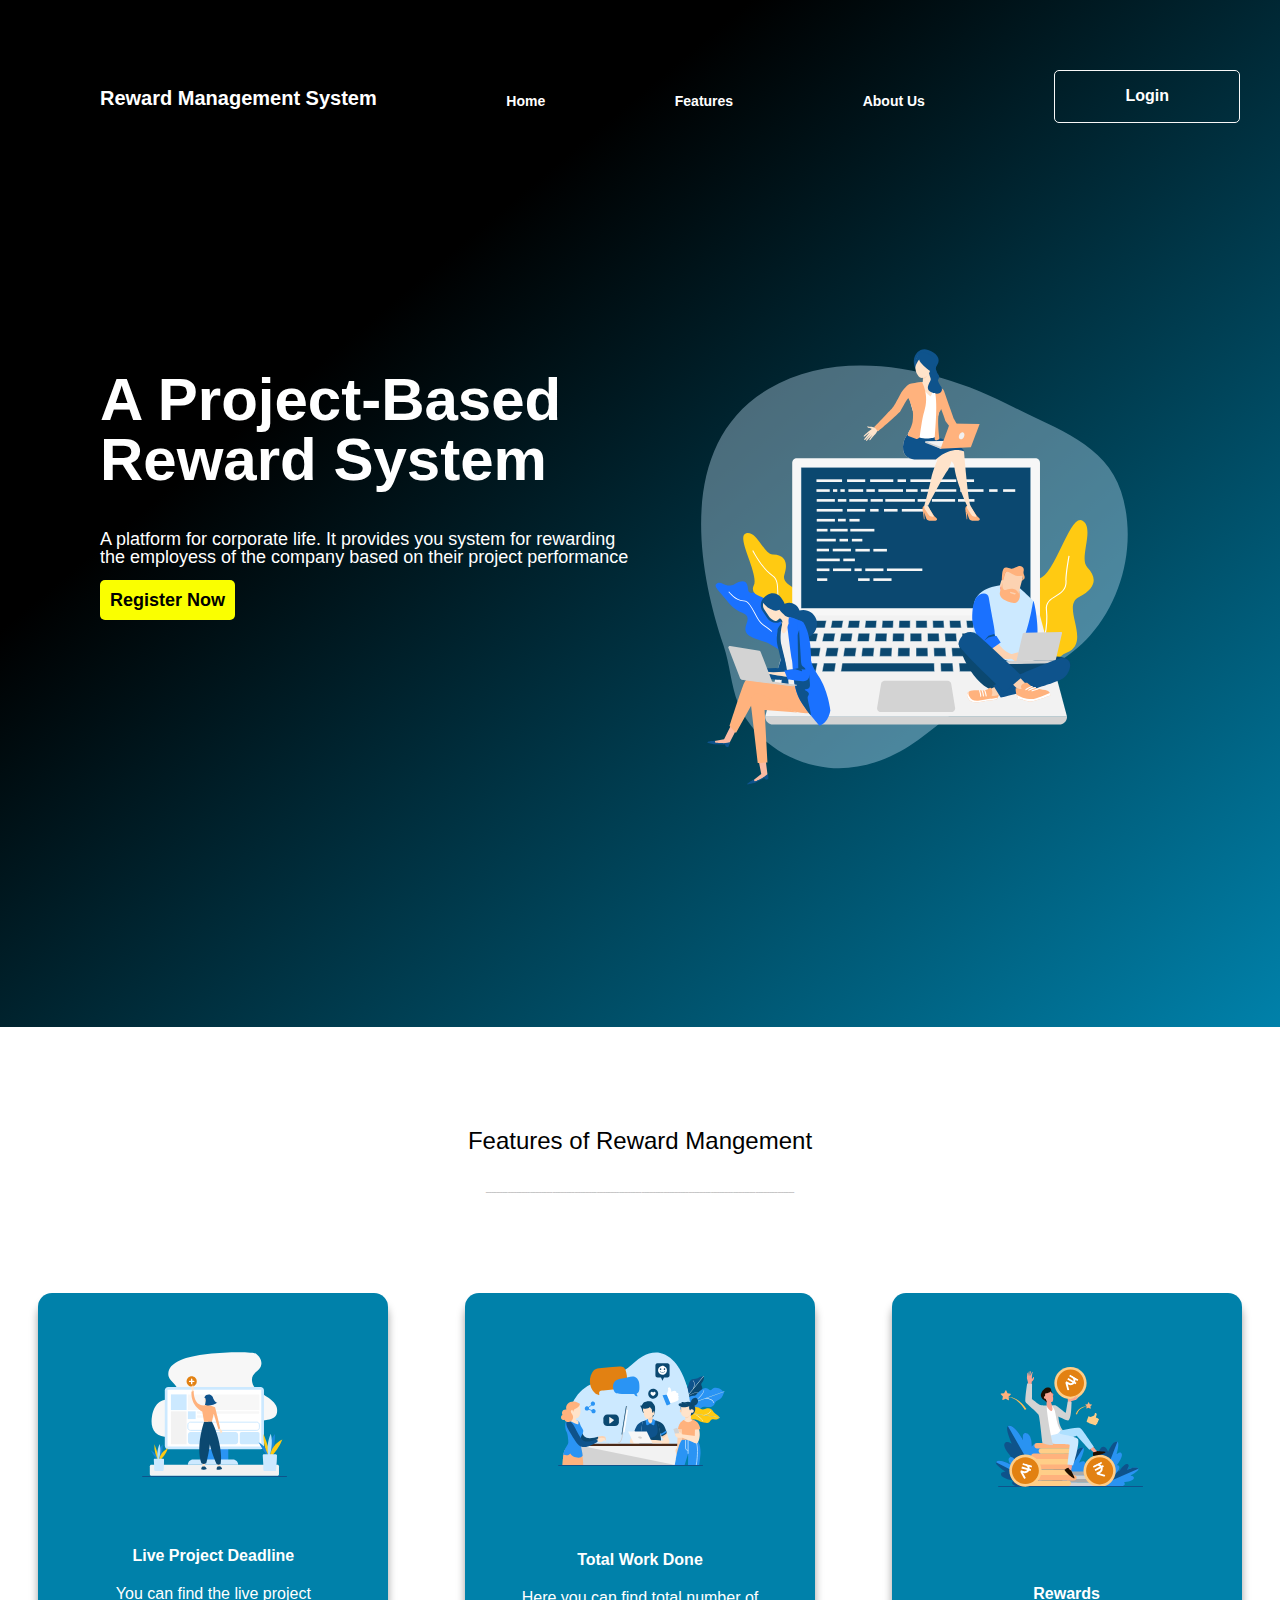
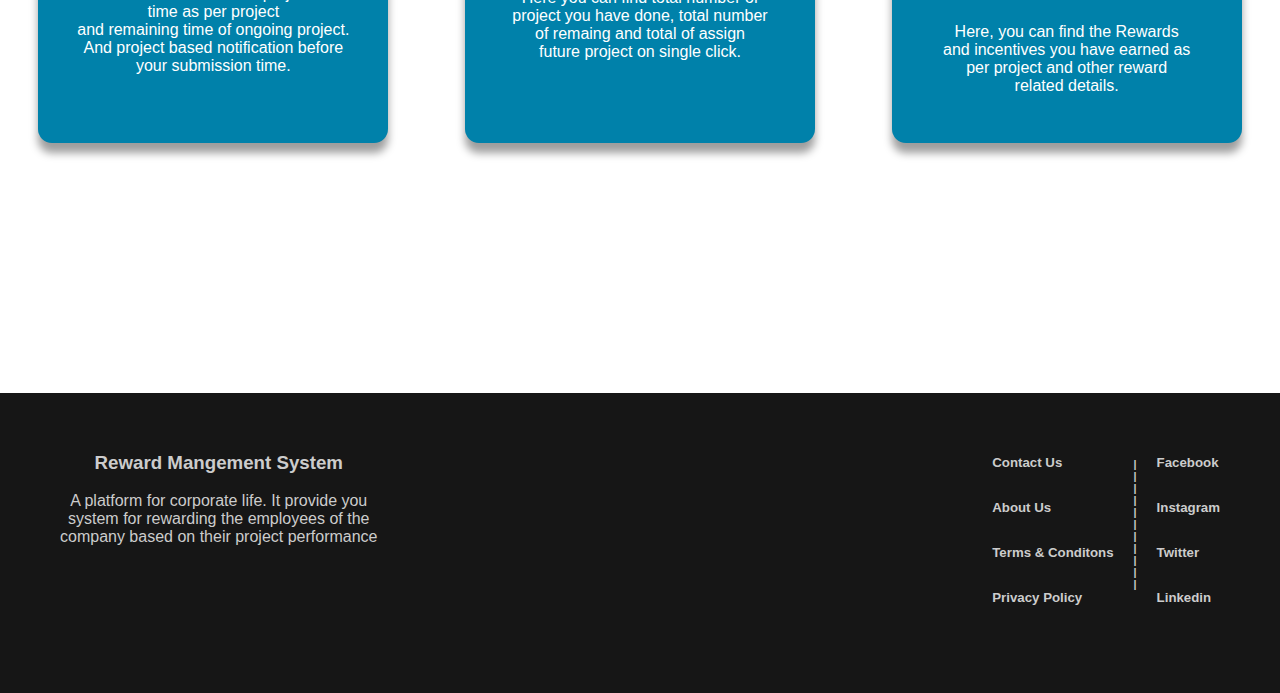
<file: index.html>
<!DOCTYPE html>
<html lang="en">

<head>
    <meta charset="UTF-8">
    <meta http-equiv="X-UA-Compatible" content="IE=edge">
    <meta name="viewport" content="width=device-width, initial-scale=1.0">
    <title>RMS</title>
    <link rel="stylesheet" href="Style/index.css">
</head>

<body class="body">
    <div class="div-block-2">
        <header class="header-2">
            <h4 class="heading-3">Reward Management System</h4>
            <h6 class="heading-4">Home</h6>
            <h6 class="heading-5">Features</h6>
            <h6 class="heading-6">About Us</h6>
            <a href="Utils/signin.html" class="button-2 w-button">Login</a>
        </header>
        <div class="div-block-7">
            <main class="main">
                <h1 class="heading-9"><strong>A Project-Based <br> Reward System</strong></h1>
                <p class="paragraph">A platform for corporate life. It provides you system for rewarding <br> the
                    employess of the company based on their project performance</p>
                <a href="Utils/signup.html" class="button-3 w-button">Register Now</a>
            </main><img src="Images/project work Illustration.svg" alt="" class="image-2" loading="lazy">
        </div>
    </div>

    <div>
        <h4 class="heading-10">Features of Reward Mangement</h4>
        <h1 class="heading-11">
_______________________________________________________________________________________________________________
        </h1>

    </div>

    <div class="div-block-3">
        <div class="div-block-4"><img src="Images/work.svg" alt="" class="image" alt="img">
            <h4 class="heading-12">Live Project Deadline</h4>
            <p class="paragraph-2">You can find the live project <br>time as per project <br>and remaining time of
                ongoing project. <br>And project based notification before <br>your submission time.</p>
        </div>

        <div class="div-block-4"><img src="Images/online-community.svg" alt="" class="image" alt="img">
            <h4 class="heading-12">Total Work Done</h4>
            <p class="paragraph-3">Here you can find total number of  <br>project you have done, total number<br>of remaing and total of assign 
                <br>future project on single click.</p>
        </div>

        <div class="div-block-4"><img src="Images/revenue.svg" alt="" class="image" alt="img">
            <h4 class="heading-12">Rewards</h4>
            <p class="paragraph-4">Here, you can find the Rewards<br>and incentives you have earned as <br>per project and other reward  <br>related details.</p>
        </div>
    </div>

    <div class="div-block-8">
        <div class="div-block-9">
            <h3 class="heading-13">Reward Mangement System</h3>
            <p class="paragraph-5">A platform for corporate life. It provide you <br> system for rewarding the employees of the <br> company based on their project performance</p>

        </div>
        <div class="div-block-10">
            <div>
                <h5 class="heading-15">Contact Us <br><br><br>About Us <br><br><br>Terms &amp; Conditons <br><br><br>Privacy Policy</h5>

            </div>
            <div class="div-block-11">
                <h6 class="heading-16">|<br>|<br>|<br>|<br>|<br>|<br>|<br>|<br>|<br>|<br>|</h6>
            </div>
            <div>
                <h5 class="heading-17">
                    Facebook
                    <br><br><br>
                    Instagram
                    <br><br><br>
                    Twitter
                    <br><br><br>
                    Linkedin
                </h5>
            </div>
        </div>
    </div>

    <!-- <script src="http://ajax.googleapis.com/ajax/libs/jquery/1.2.6/jquery.min.js"></script> -->





</body>

</html>
</file>
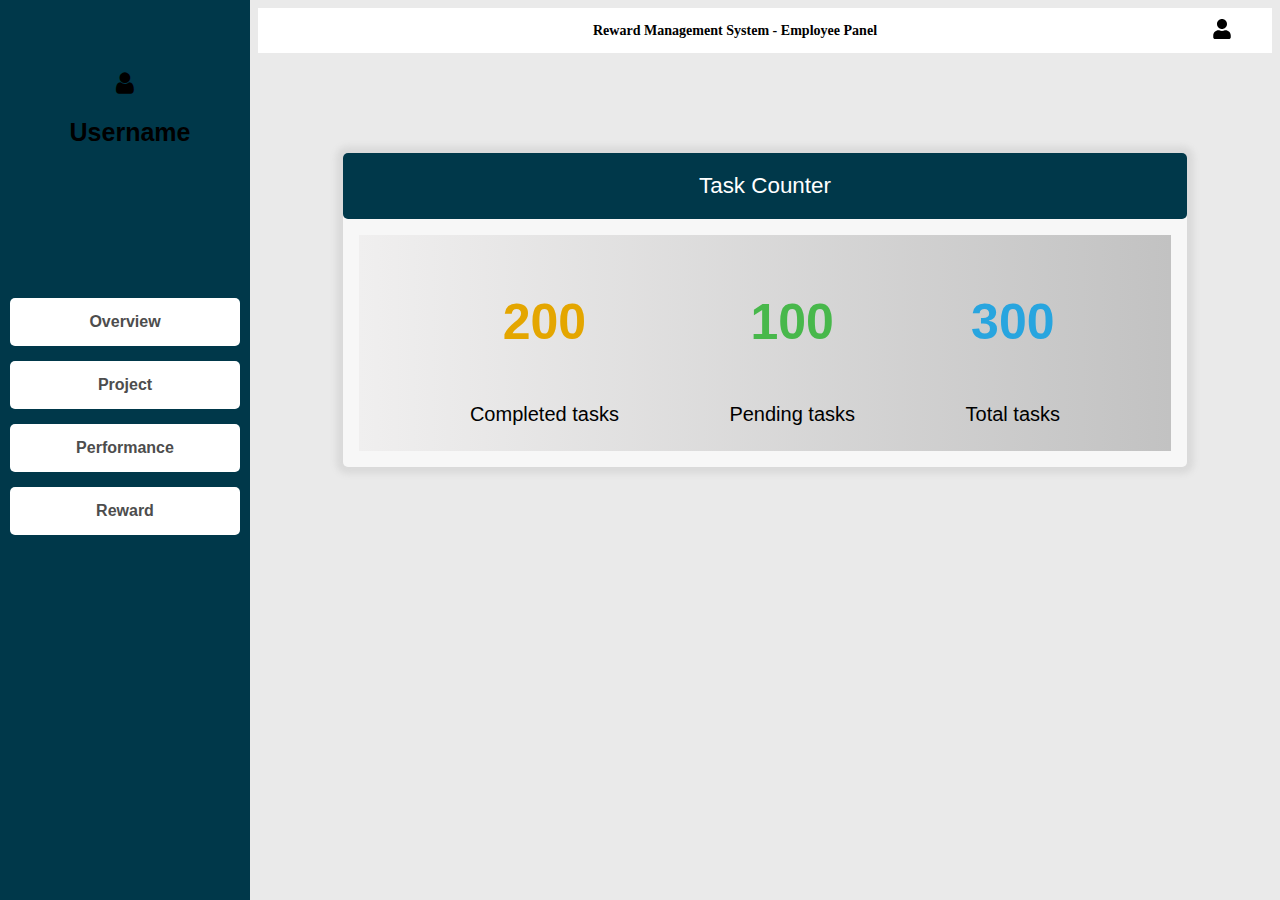
<file: Utils/Counter.html>
<!DOCTYPE html>
<html lang="en">
<head>
    <meta charset="UTF-8">
    <meta http-equiv="X-UA-Compatible" content="IE=edge">
    <link rel="stylesheet" href="../Style/counter.css">
    <meta name="viewport" content="width=device-width, initial-scale=1.0">
    <link rel="stylesheet" href="https://cdnjs.cloudflare.com/ajax/libs/font-awesome/4.7.0/css/font-awesome.min.css">
    <!-- <link rel="stylesheet" href="https://stackpath.bootstrapcdn.com/bootstrap/4.4.1/css/bootstrap.min.css" integrity="sha384-Vkoo8x4CGsO3+Hhxv8T/Q5PaXtkKtu6ug5TOeNV6gBiFeWPGFN9MuhOf23Q9Ifjh" crossorigin="anonymous"> -->
    <title>Counter</title>
</head>
<body>

    <div class="main-block">
        <div class="sidenav">
            <i class="fa fa-user"></i>
            <h4>Username</h4>
            <div class="elements">
                <a href="#">Overview</a>
                <a href="#">Project</a>
                <a href="#">Performance</a>
                <a href="#">Reward</a>
            </div>
        </div>

        <div class="main-block-without-nav">
            <header class="header-1">
                <h3 class="heading-1">
                    Reward Management System - Employee Panel
                </h3>
                <div class="dropdown"><img src="../Images/user-solid.svg" alt="img">
                    <div class="dropdown-content">
                        <a href="#"><i class="fa fa-user"> Profile</i></a>
                        <br>
                        <br>
                        <a href="../index.htmls"><i class="fa fa-sign-out"> Logout</i></a>
                    </div>
                </div>
            </header>



            <div class="div-reward">
                <div class="div-6">
                    <h1>Task Counter</h1>
                    <div class="client-count-wrp mt-100 ">
                        <div class="container">
                            
                            <div class="client-count-wrp-inner">
                                <div class="cards">
                                    <h4>200</h4>
                                    <p>Completed tasks</p>
                                </div>
                           
                                <div class="cards">
                                    <h4>100</h4>
                                    <p>Pending tasks</p>
                                </div>
                             
                                <div class="cards">
                                    <h4>300</h4>
                                    <p>Total tasks</p>
                                </div>
                             
                            </div>
                        </div>
                    
                    </div>
                    </div>
            </div>
        </div>

    </div>


    
</body>
</html>
</file>
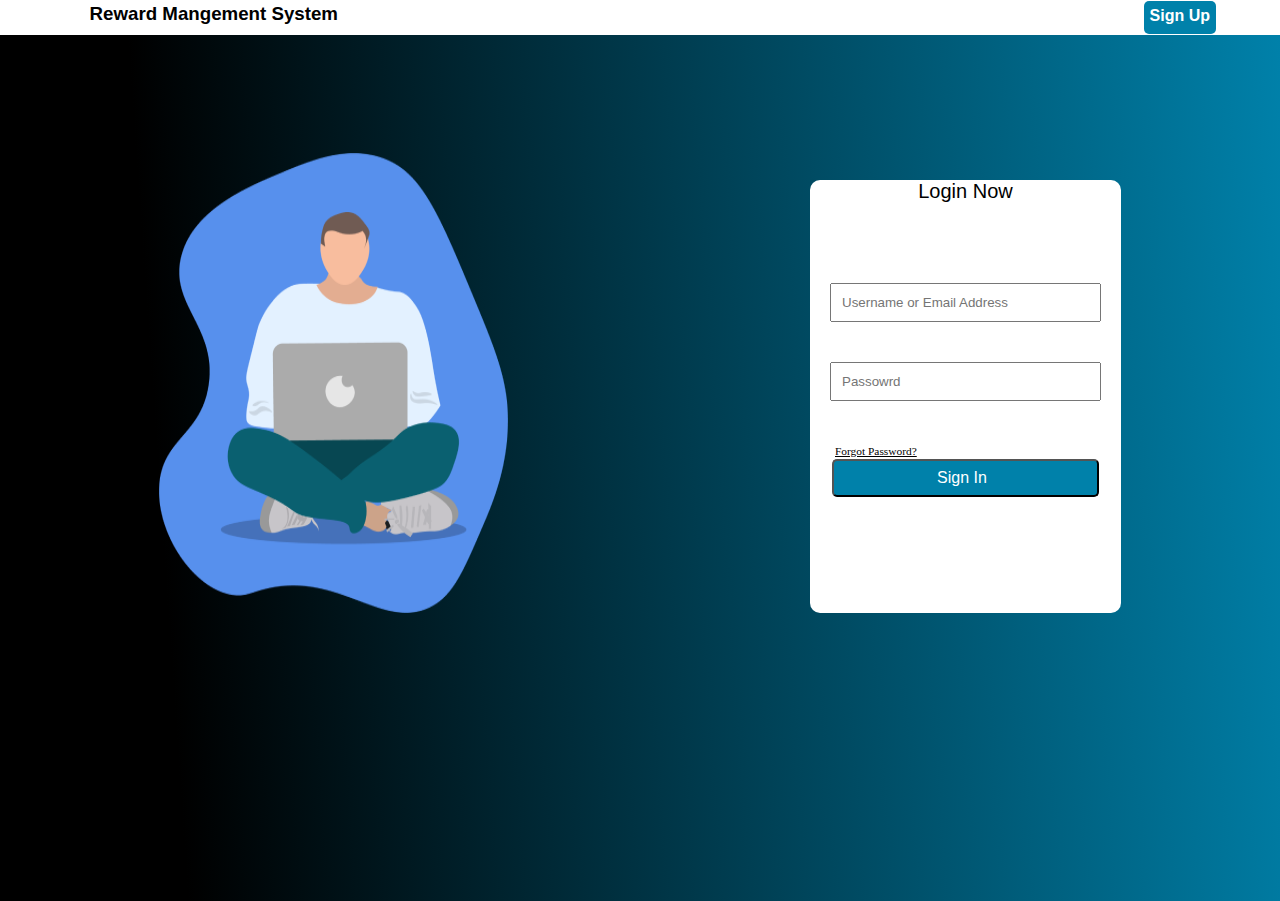
<file: Utils/signin.html>
<!DOCTYPE html>
<html lang="en">
<head>
    <meta charset="UTF-8">
    <meta http-equiv="X-UA-Compatible" content="IE=edge">
    <meta name="viewport" content="width=device-width, initial-scale=1.0">
    <title>Let's Login</title>
    <link rel="stylesheet" href="../Style/main.css">
</head>
<body class="body">


    <div class="div-block">
        <h3 class="heading-2">Reward Mangement System</h3>
        <a href="#" class="button w-button">Sign Up</a>
    </div>
    <div class="sub">
        <img src="../Images/signin.png" class="img" alt="iamges">
        <div class="w-form">
            <form action="/Utils/DashboardDemo.html" class="form" id="wf-form-Sign-In" name="wf-form-Sign-In" data-name="Sign In">
                <h4 class="heading">Login Now</h4>
                <input type="email" class="text-field w-input" maxlength="256" name="Email-Address" data-name="Email Address" placeholder="Username or Email Address" id="Email-Adresss" required="">
                <input type="password" class="text-field-2 w-input" maxlength="256" name="Password" data-name="Password" placeholder="Passowrd" id="Password" required="">
                <a href="#" class="link">Forgot Password?</a>
                <input type="submit" value="Sign In" data-wait="Please wait.." class="submit-button w-button">
            </form>
        </div>
    </div>
    
</body>
</html>
</file>
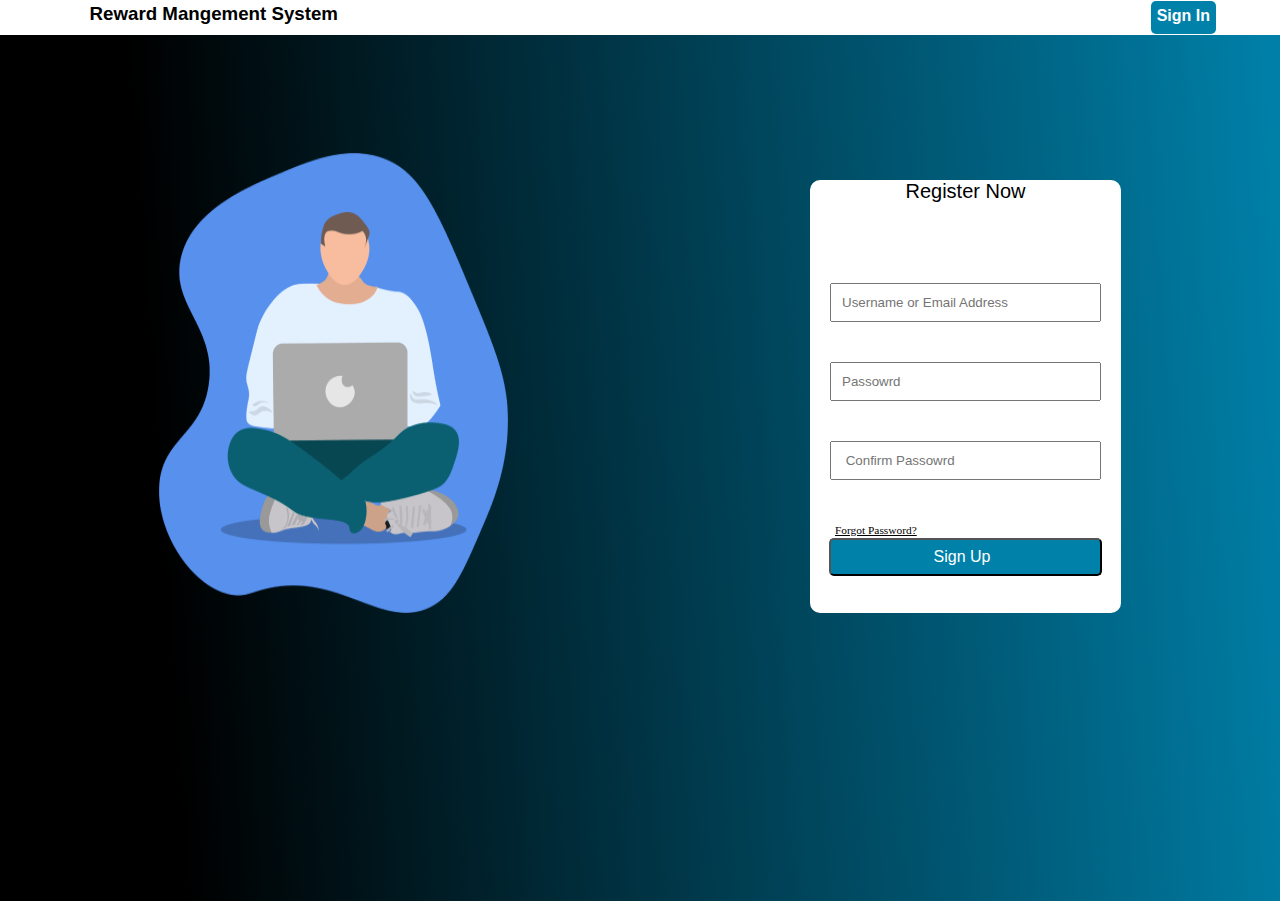
<file: Utils/signup.html>
<!DOCTYPE html>
<html lang="en">
<head>
    <meta charset="UTF-8">
    <meta http-equiv="X-UA-Compatible" content="IE=edge">
    <meta name="viewport" content="width=device-width, initial-scale=1.0">
    <title>Please Register yourself</title>
    <link rel="stylesheet" href="../Style/main.css">
</head>
<body class="body">


    <div class="div-block">
        <h3 class="heading-2">Reward Mangement System</h3>
        <a href="#" class="button w-button">Sign In</a>
    </div>
    <div class="sub">
        <img src="../Images/signin.png" class="img" alt="iamges">
        <div class="w-form">
            <form action="/Utils/DashboardDemo.html" class="form" id="wf-form-Sign-In" name="wf-form-Sign-In" data-name="Sign In">
                <h4 class="heading">Register Now</h4>
                <input type="email" class="text-field w-input" maxlength="256" name="Email-Address" data-name="Email Address" placeholder="Username or Email Address" id="Email-Adresss" required="">
                <input type="password" class="text-field-2 w-input" maxlength="256" name="Password" data-name="Password" placeholder="Passowrd" id="Password" required="">
                <input type="password" class="text-field-2 w-input" maxlength="256" name="Password" data-name="Password" placeholder=" Confirm Passowrd" id="Password" required="">
                <a href="#" class="link">Forgot Password?</a>
                <input type="submit" value="Sign Up" data-wait="Please wait.." class="submit-button w-button">
            </form>
        </div>
    </div>
    
</body>
</html>
</file>
<file: Style/index.css>
body{
    font-family: -apple-system, BlinkMacSystemFont, 'Segoe UI', Roboto, Oxygen, Ubuntu, Cantarell, 'Open Sans', 'Helvetica Neue', sans-serif;
    margin: auto;
}



.heading-3{
    padding-top: 60px;
    padding-left: 100px;
    font-family: -apple-system, BlinkMacSystemFont, 'Segoe UI', Roboto, Oxygen, Ubuntu, Cantarell, 'Open Sans', 'Helvetica Neue', sans-serif;
    color: #fff;
    font-size: 20px;
}

.heading-4{
    padding-top: 60px;
    color: white;
    font-size: 14px;
}
.heading-5{
    padding-top: 60px;
    color: white;
    font-size: 14px;
}
.heading-6{
    padding-top: 60px;
    color: white;
    font-size: 14px;
}

.button-2{
    text-decoration: none;
    margin-top: 70px;
    margin-right: 40px;
    margin-bottom: 60px;
    padding: 16px 70px 35px;
    border-style: solid;
    border-width: 1px;
    border-color: #f8f8f8;
    border-radius: 5px;
    background-color: rbga(56,152,236,0);
    font-weight: 700;
    color: white;
    background-clip: border-box;
}

.heading-7{
    color: #fff;
    font-size: 60px;
    text-align: left;
}

.heading-8{
    font-size: 60px;
}
.heading-9{
    padding-left: 100px;
    font-family: -apple-system, BlinkMacSystemFont, 'Segoe UI', Roboto, Oxygen, Ubuntu, Cantarell, 'Open Sans', 'Helvetica Neue', sans-serif;
    color: #fff;
    font-size: 60px;
    line-height: 60px;
}
.paragraph{
    margin-left: 100px;
    padding-left: 0px;
    font-family: -apple-system, BlinkMacSystemFont, 'Segoe UI', Roboto, Oxygen, Ubuntu, Cantarell, 'Open Sans', 'Helvetica Neue', sans-serif;
    color: #fff;
    font-size: 18px;
    line-height: 18px;

}
.button-3{
    margin-left: 100px;
    border-radius: 5px;
    background-color: #faff00;
    font-family: -apple-system, BlinkMacSystemFont, 'Segoe UI', Roboto, Oxygen, Ubuntu, Cantarell, 'Open Sans', 'Helvetica Neue', sans-serif;
    color: #000;
    font-size: 18px;
    line-height: 32px;
    text-decoration: none;
    font-weight: 700;
    padding: 10px;
}
.div-block-2{
    border-radius: 0px;
    background-image: linear-gradient(140deg, #000 30%, #0081aa 100%, #fff);
    -o-object-fit: fill;
    object-fit: fill;
}
.heading-10{
    margin-top: 100px;
    font-weight: 400;
    text-align: center;
    font-size: 24px;
}
.heading-11{
    margin-top: 0px;
    margin-bottom: 100px;
    padding-top: 0px;
    font-size: 5px;
    text-align: center;
}
.div-block-3{
    display: -webkit-box;
    display: -webkit-flex;
    display: -ms-flexbox;
    display:flex;
    height: auto;
    margin-bottom: 250px;
    -webkit-justify-content: space-around;
    -ms-flex-pack: distribute;
    justify-content: space-around;
    background-color: rgba(218, 152, 151,0);

}
.div-block-4{
    width: 350px;
    height: 450px;
    border-radius: 14px;
    background-color: #0081aa;
    text-align: center;
    box-shadow: 0px 10px 8px 0px rgb(158, 158, 158);
}
.div-block-5{
    background-color: #0081aa;
}
.div-block-6{
    background-color: #0081aa;
}
.heading-12{
    margin-top: 60px;
    margin-bottom: 20px;
    color: #fff;
}
.image{
    margin-top: 40px;
    text-align: center;
}
.paragraph-2{
    color: white;
}
.paragraph-4{
    color: white;
}
.paragraph-3{
    color: white;
}

.div-block-7{
    display: -webkit-box;
    display: -webkit-flex;
    display: -ms-flexbox;
    display: flex;
    padding-top: 180px;
    -webkit-box-pack: justify;
    -webkit-justify-content: space-between;
    -ms-flex-pack: justify;
    justify-content: space-between;
}

.div-block-8{
    display: flex;
    height: 300px;
    justify-content: space-between;
    background-color: #161616;

}
.div-block-9{
    margin-top:40px;
    margin-left: 60px;
    text-align: center;
}
.paragraph-5{
    color: #ccc;
}
.heading-13{
    color: #ccc;
}
.heading-14{
    margin-top: 40px;
    color: #ccc;
}
.div-block-10{
    display: flex;
    margin-top: 40px;
    margin-right: 60px;
}

.heading-15{
    color: #ccc;
}
.heading-16{
    color: #ccc;
}
.heading-17{
    color: #ccc;
}
.div-block-11{
    padding-right: 20px;
    padding-left: 20px;
}
.image-2{
    margin-right: 100px;
    margin-bottom: 220px;
}

.header-2{
    display: flex;
    height: 150px;
    justify-content: space-between;
    grid-auto-columns: 1fr;
    grid-template-columns: 1fr 1fr;
    grid-template-rows: auto auto;
    background-color: hsla(0, 0, 100%, 0);
    background-clip: border-box;
    object-fit: scale-down;

}
</file>
<file: Style/counter.css>
.client-count-wrp {
    background-image: linear-gradient(90deg, rgb(240, 239, 239) 0%, #c2c2c2 100%, #fff);

    padding: 5px 0;
}

.client-count-wrp-inner {
    display: flex;
    justify-content: space-evenly;
}

.cards h4 {
    color: #fff;
    font-size: 50px;
    line-height: 30px;
}

.cards:first-child h4 {
    color: #e4a600;
}

.cards:last-child h4 {
    color: #c81010;
}

.cards:nth-child(2) h4 {
    color: #48b84b;
}

.cards:nth-child(3) h4 {
    color: #28a5df;
}

.cards p {
    color: rgb(0, 0, 0);
    font-size: 20px;
}

@media (max-width:991px) {
    .mt-100 {
        margin-top: 30px !important;
    }
    .client-count-wrp {
        padding: 40px 0;
    }
    .client-count-wrp-inner {
        flex-direction: column;
    }
    .cards h4 {
        font-size: 50px;
        line-height: 40px;
    }
    .cards {
        margin: 20px 0;
    }
    .client-count-wrp {
        padding: 25px 0;
        margin: 0 25px;
    }
    /****/
}



body{
    background-color: #EAEAEA;
    font-family: -apple-system, BlinkMacSystemFont, 'Segoe UI', Roboto, Oxygen, Ubuntu, Cantarell, 'Open Sans', 'Helvetica Neue', sans-serif;
  
  }
  
  .main-block{
    display:flex;
    justify-content: space-evenly;
    
  }
  .main-block-without-nav{
    padding-left: 250px;
    width: 100%;
  }
  .header-1{
      /* margin: auto; */
      background-color: #fff;
      display: flex;
      text-align: center;
      justify-content: space-between;
      align-items: center;
      font-size: 12px;
      font-family: -apple-system, BlinkMacSystemFont, 'Segoe UI', 'Roboto';
  }
  
  .heading-1{
  
    margin-left: auto;
    margin-right: auto;
  }
  
  
  /* profile */
  .dropdown {
    position: relative;
    display: inline-block;
    padding-right: 40px;
  }
  img{
    height: 20px;
    width: 20px;
    
  }
  .dropdown-content {
    display: none;
    position: absolute;
    background-color: #ffffff;
    box-shadow: 0px 8px 16px 0px rgba(0,0,0,0.2);
    font-size: 12px;
    z-index: 1;
    text-align: center;
    align-items: center;
    padding: 5px;
  }
  .dropdown:hover .dropdown-content {
    display: block;
  }.dropdown .dropdown-content a{
  
    text-decoration: none;
    color:black;
  }
  
 
  
  .sidenav {
    height: 100%;
    width: 250px;
    position: fixed;
    z-index: 1;
    top: 0;
    left: 0;
    background-color: #00384A;
    overflow-x: hidden;
    padding-top: 20px;
  }
  
  .sidenav a {
    padding: 15px 6px 15px 6px;
    text-decoration: none;
    font-size: 22x;
    font-weight: bold;
    color: #4d4d4d;
    display: block;
    background-color: white;
    margin: 10px;
    margin-bottom: 15px;
    border-radius: 5px;
    text-align: center;
  }
  .sidenav i{
    padding: 6px 6px 6px 6px;
    text-decoration: none;
    font-size: 25px;
    display: block;
    margin: 10px;
    margin-top: 45px;
    border-radius: 5px;
    text-align: center;
  }
  .sidenav h4{
    padding: 6px 6px 6px 16px;
    text-decoration: none;
    font-size: 25px;
    display: block;
    margin: 10px;
    margin-top: 5px;
    border-radius: 5px;
    text-align: center;
  }
  
  .sidenav a:hover {
    background-color: rgb(230, 230, 230);
  }
  
  .elements{
    padding-top: 50%;
  }
  
  @media screen and (max-height: 450px) {
    .sidenav {padding-top: 15px;}
    .sidenav a {font-size: 18px;}
  }


  .div-reward{
           
      margin-left: auto;
      margin-right: auto;
      text-align: center;
      margin-top: 100px;
      border-radius: 5px;
  }

.div-6{
	max-width: 80%;
	margin: 10px auto;
	padding: 16px;
	background: #F7F7F7;
    max-height: 100%;
    border-radius: 5px;
    box-shadow: 0px 0px 6px 7px rgb(218, 218, 218);
}
.div-6 h1{
	background: #00384A;
	padding: 20px 0;
	font-size: 140%;
    border-radius: 5px;
	font-weight: 500;
	text-align: center;
	color: #fff;
	margin: -16px -16px 16px -16px;
}

.div-6 p{
    font-size: 20px;
    font-weight: 400;
}
</file>
<file: Style/main.css>
.body {
    background-color: #0081aa;
    background-image: linear-gradient(266deg, #0081aa, #000 86%);
    background-clip: border-box;
}
.form{
    /* display: block; */
    width: 311px;
    height: 433px;
    /* margin: 10% 10% 10% 70%; */
    padding: 10px, 40px, 100px;
    grid-auto-columns: 1fr;
    -ms-grid-columns: 1fr 1fr;
    grid-template-columns: 1fr 1fr;
    -ms-grid-rows: auto auto;
    grid-template-rows: auto auto;
    border: 0px solid #000;
    border-radius: 10px;
    background-color: #fff;
    background-clip: border-box;
}
.submit-button{
    display: block;
    padding : 8px;
    padding-left: 103px;
    padding-right: 110px;
    margin: auto;
    color: #fff;
    font-size: 16px;
    border-radius: 5px;
    background-color: #0081aa;
    font-weight: 500;
    -o-object-fit: fill;
    object-fit: fill;
    font-family: -apple-system, BlinkMacSystemFont, 'Segoe UI', Roboto, Oxygen, Ubuntu, Cantarell, 'Open Sans', 'Helvetica Neue', sans-serif;
}

.field-label{
    margin-top: 10%;
    margin-bottom: 10%;
}

.text-field{
    display: block;
    margin-top: 40px;
    margin: auto;
    padding: 10px;
    padding-right: 80px;
    /* border-radius: 5px */
}
.text-field-2{
    display: block;
    margin: auto;
    margin-top: 40px;
    padding: 10px;
    padding-right: 80px;
    /* border-radius: 5px; */
    margin-bottom: 40px;
}

.heading{
    display: block;
    text-align: center;
    margin-bottom: 80px;
    font-family: -apple-system, BlinkMacSystemFont, 'Segoe UI', Roboto, Oxygen, Ubuntu, Cantarell, 'Open Sans', 'Helvetica Neue', sans-serif;
    font-size: 20px;
    font-weight: 400;
}

.link{
    font-size: 11.4px;
    padding-left: 25px;
    color: #000;
    font-weight: 400;
    
}

.text-block{
    position: relative;
    left: 20%;
    margin-top: 5%;
    font-style: italic;
}

.div-block{
    
    margin: -8px;
    display: flex;
    height: 35px;
    flex-direction: row;
    justify-content: space-between;
    background-color: #fff;

}
.heading-2{
    margin: 3px 0px 0px 7%;
    font-family: -apple-system, BlinkMacSystemFont, 'Segoe UI', Roboto, Oxygen, Ubuntu, Cantarell, 'Open Sans', 'Helvetica Neue', sans-serif;
}

.button{
    margin-top: 1px;
    margin-right: 5%;
    margin-bottom: 1px;
    padding: 6px;
    border-radius: 5px;
    background-color: #0081aa;
    font-family: -apple-system, BlinkMacSystemFont, 'Segoe UI', Roboto, Oxygen, Ubuntu, Cantarell, 'Open Sans', 'Helvetica Neue', sans-serif;
    font-weight: 700;
    text-decoration: none;
    color: #fff;
}



.sub{
    display: flex;
    justify-content: space-around;
    background-color: transparent;
    margin-top: 10%;
    padding-bottom: 280px;
    
}
</file>
